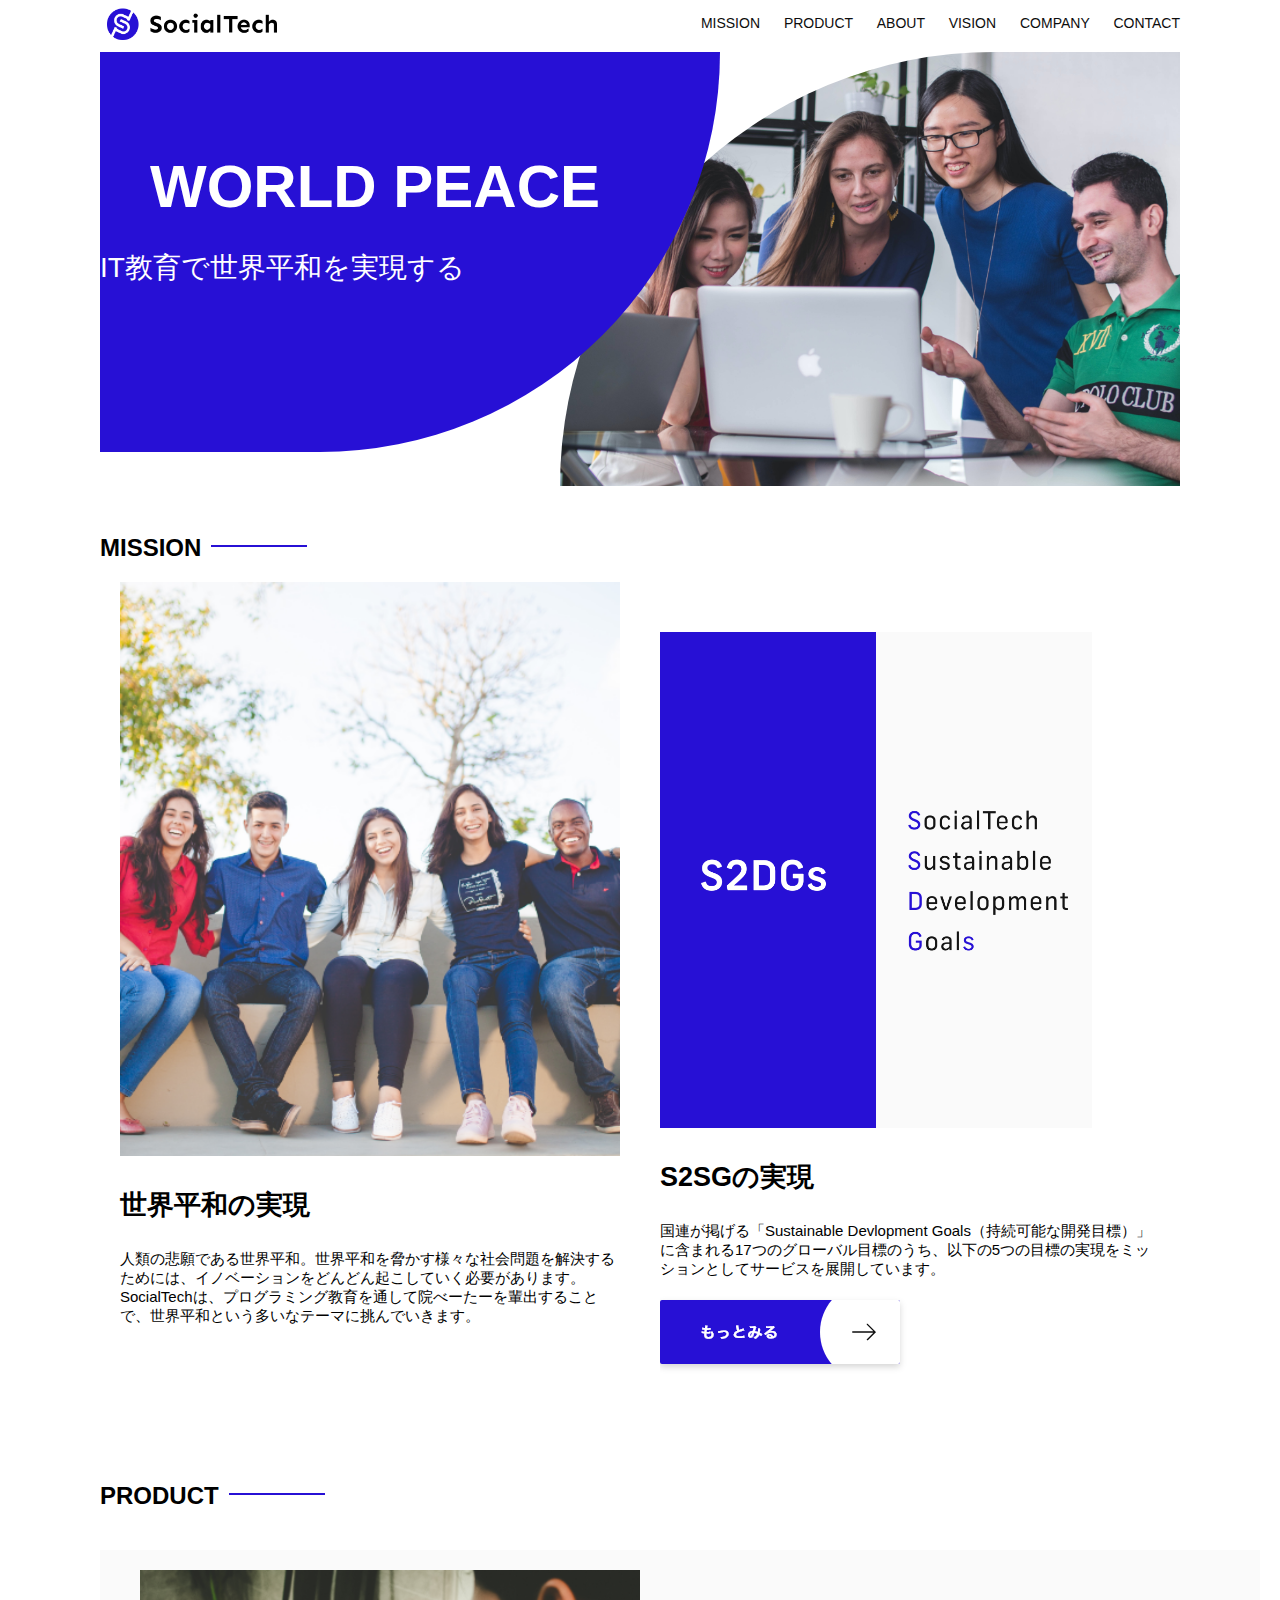
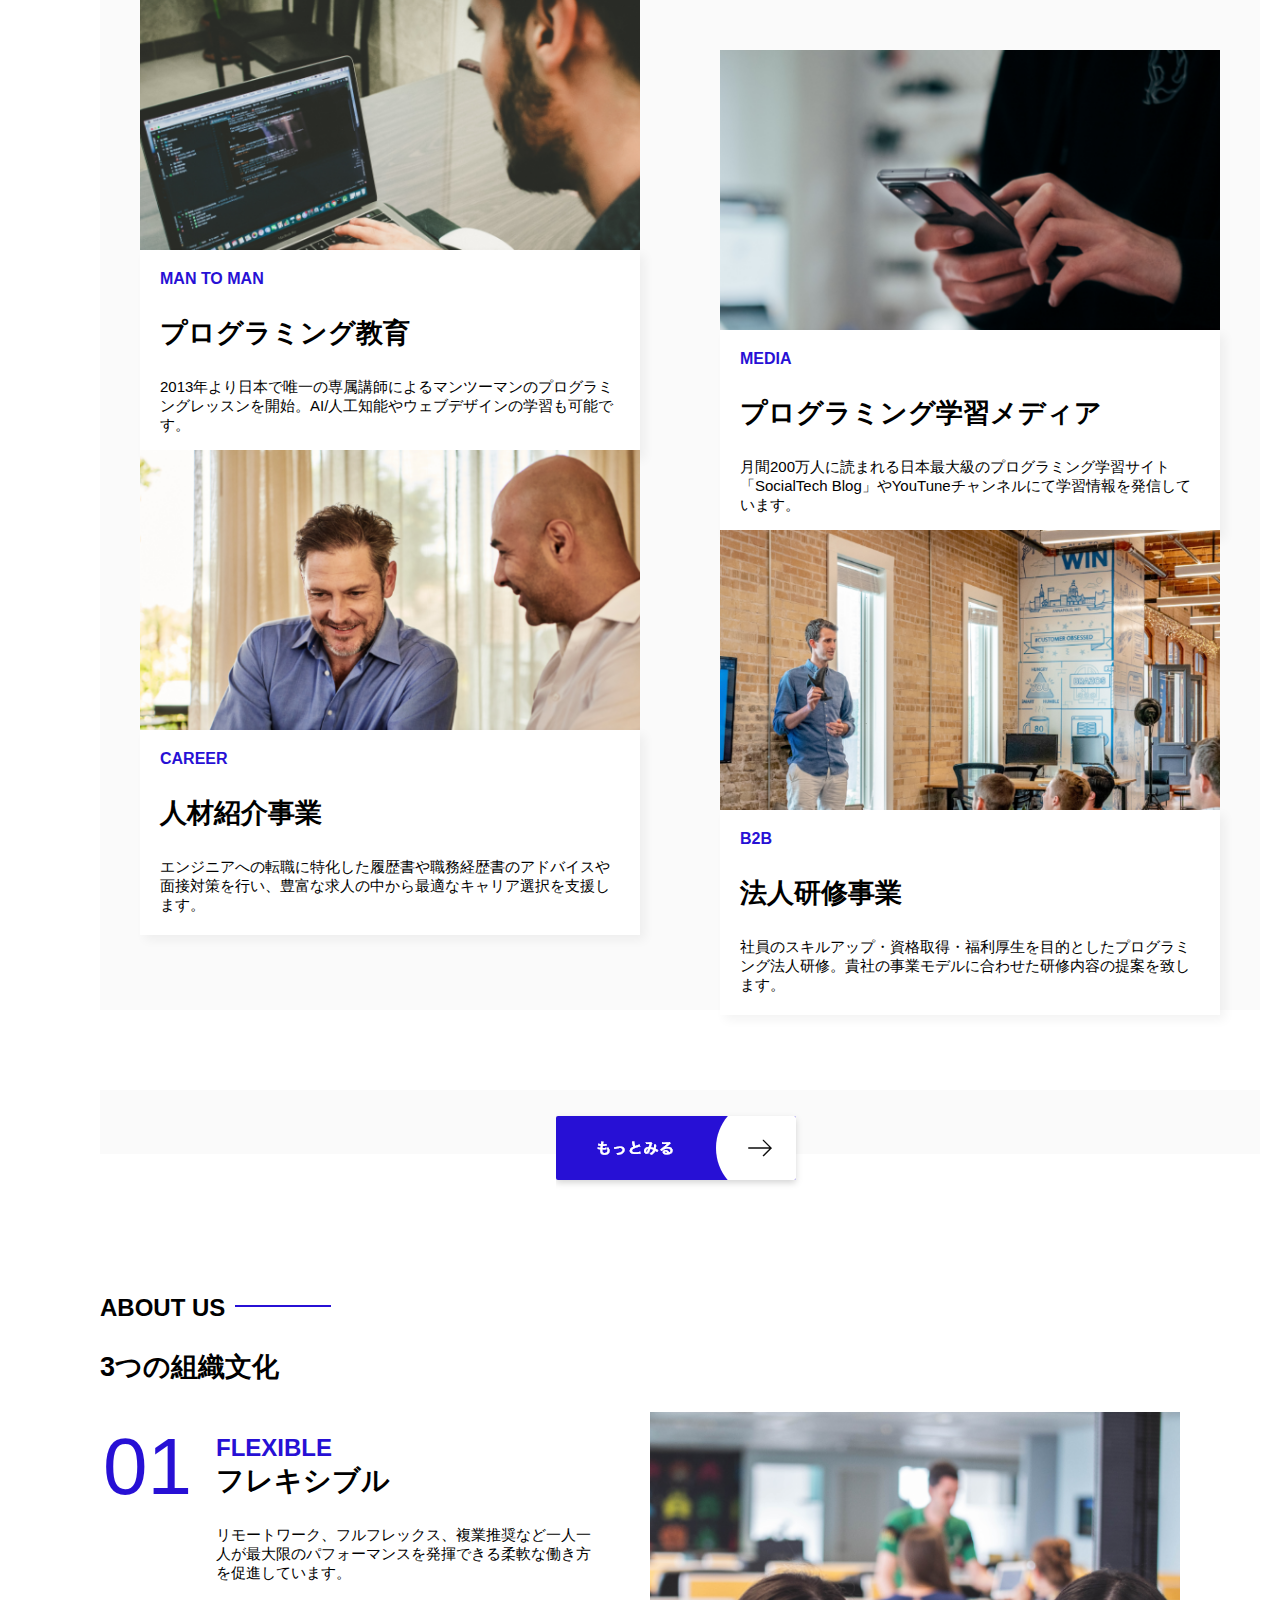
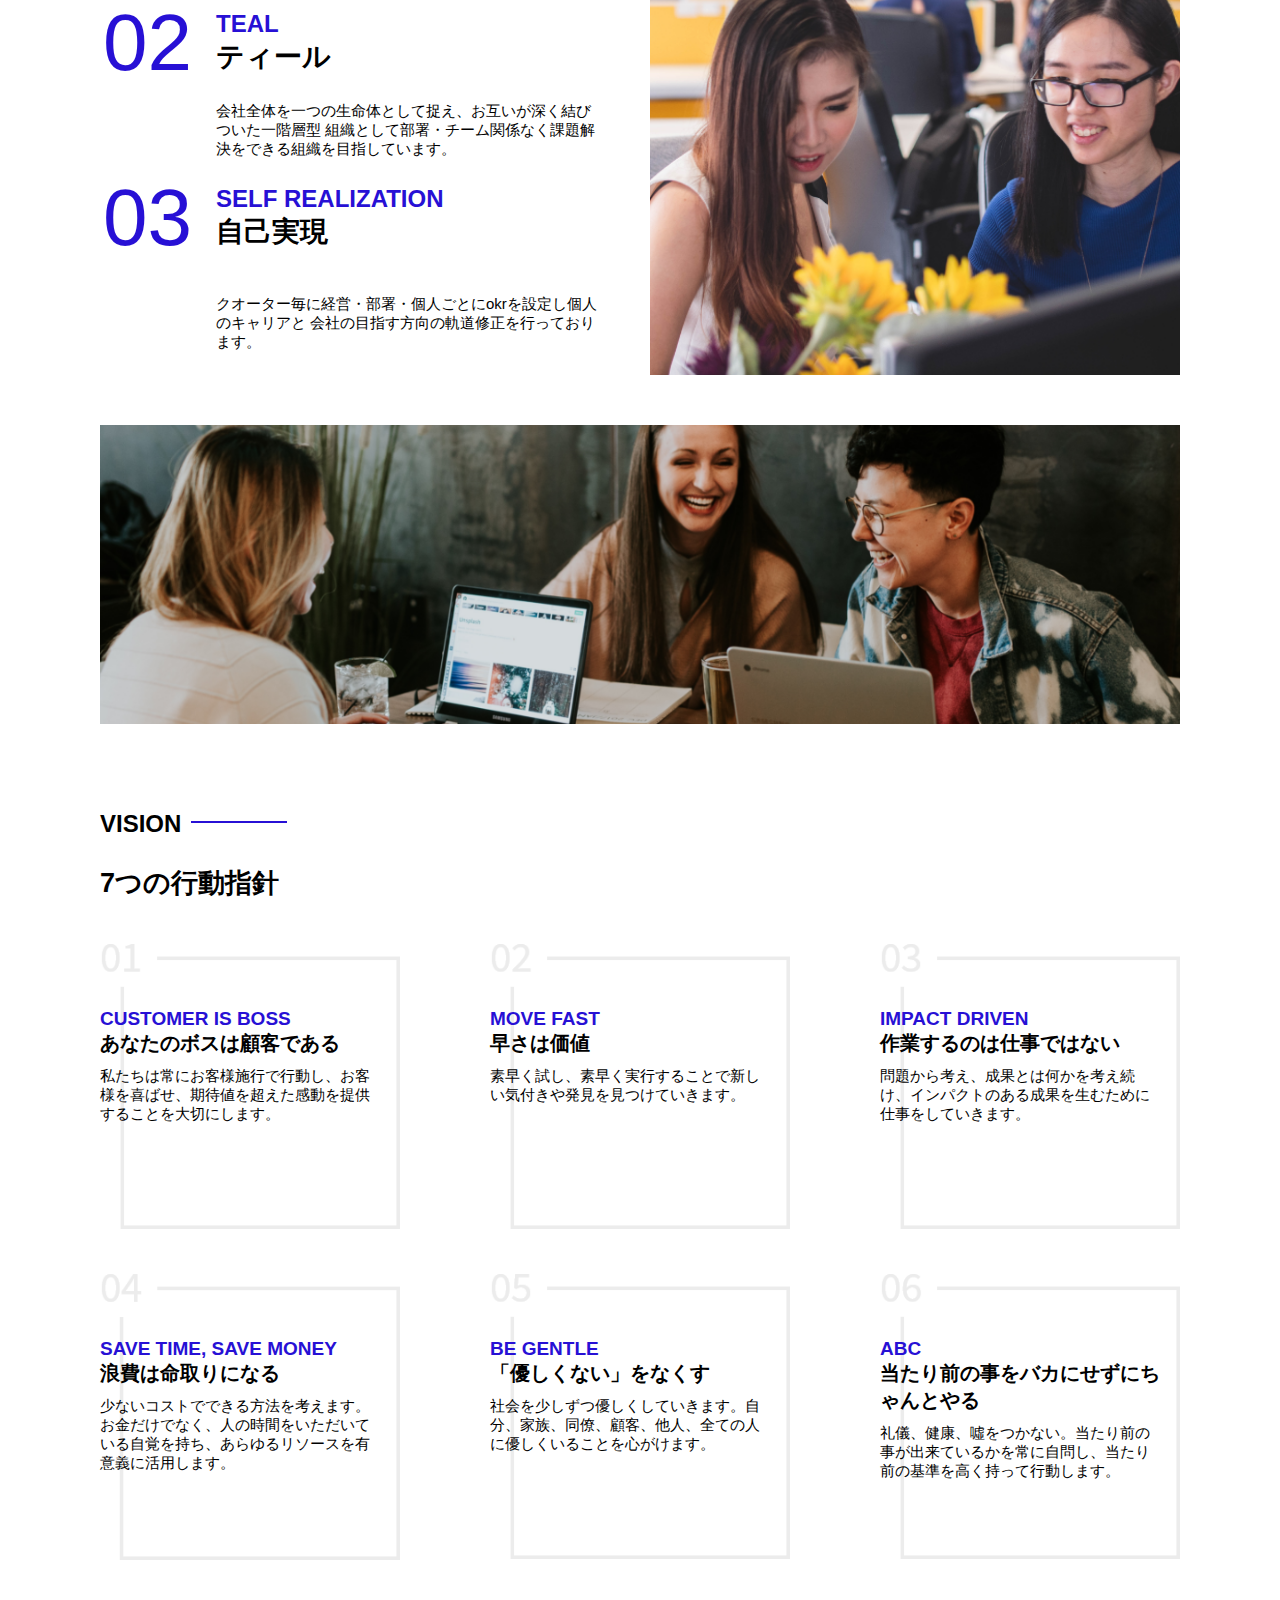
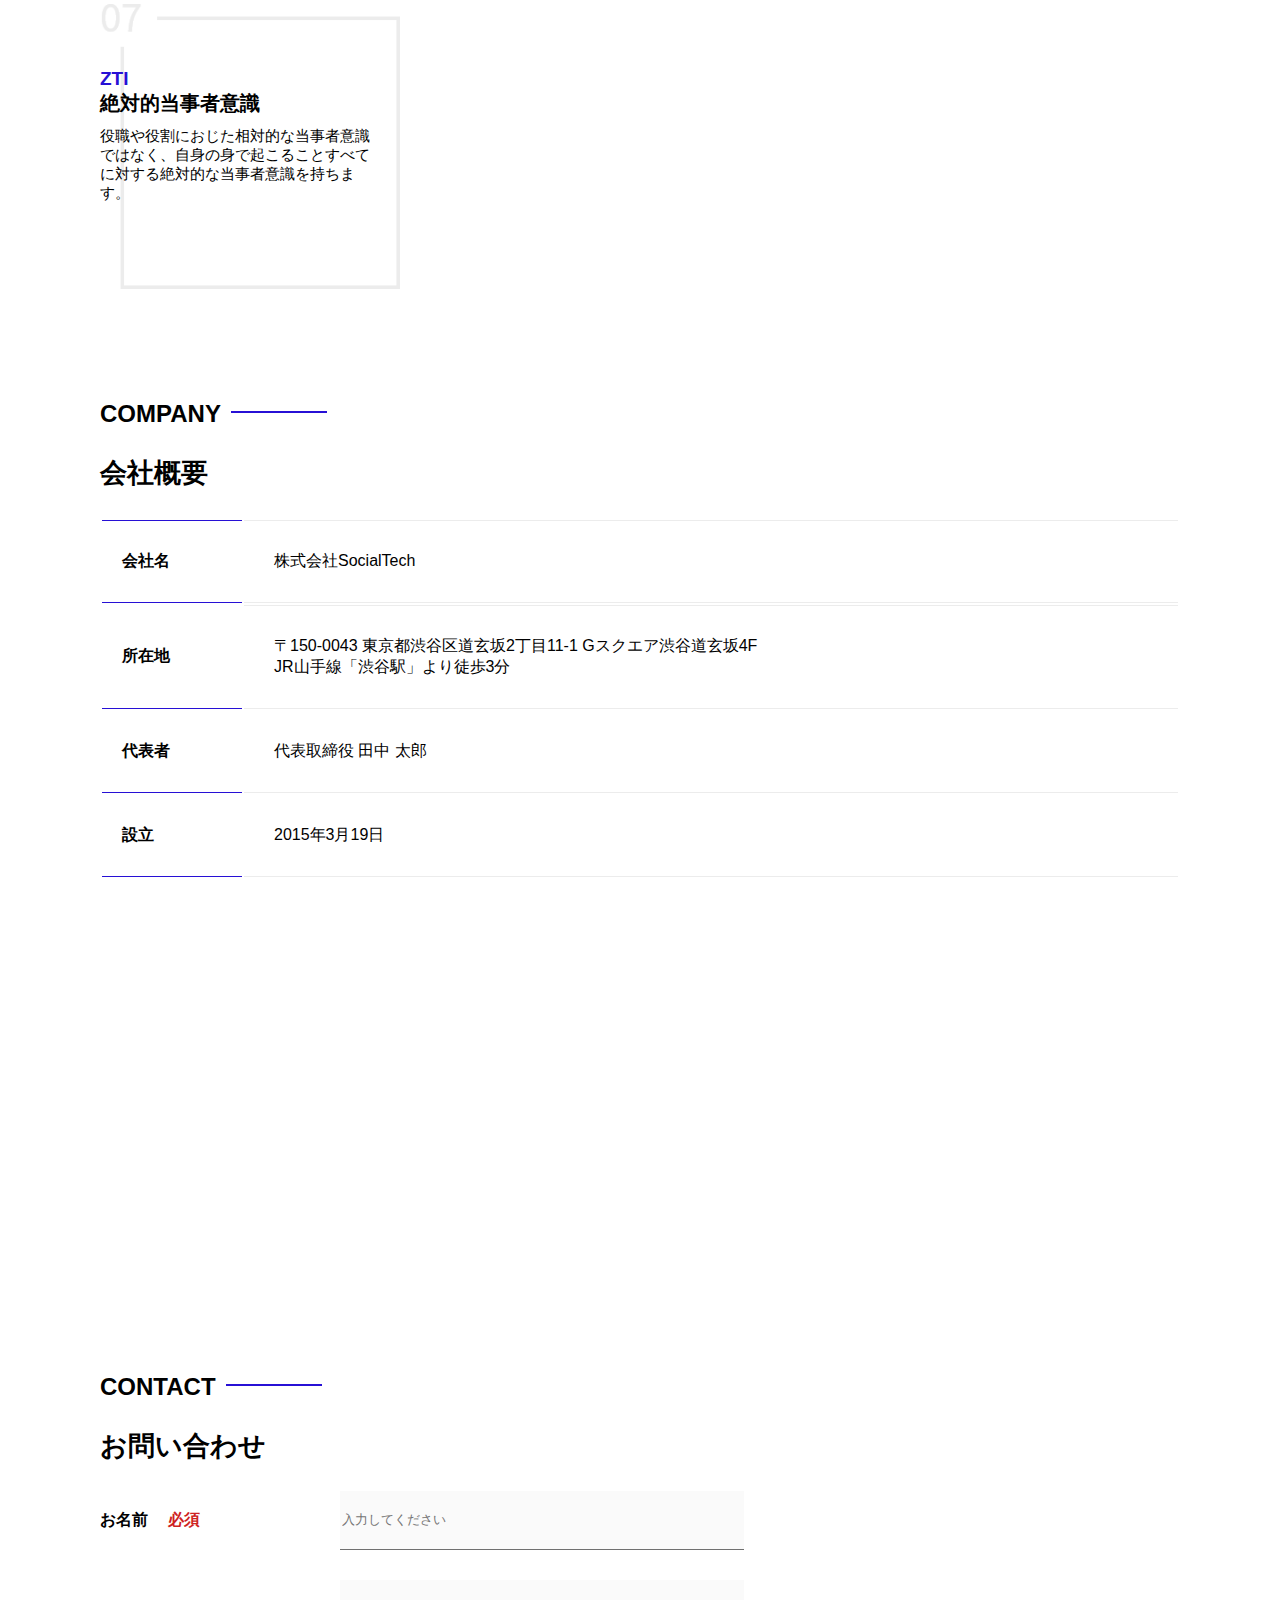
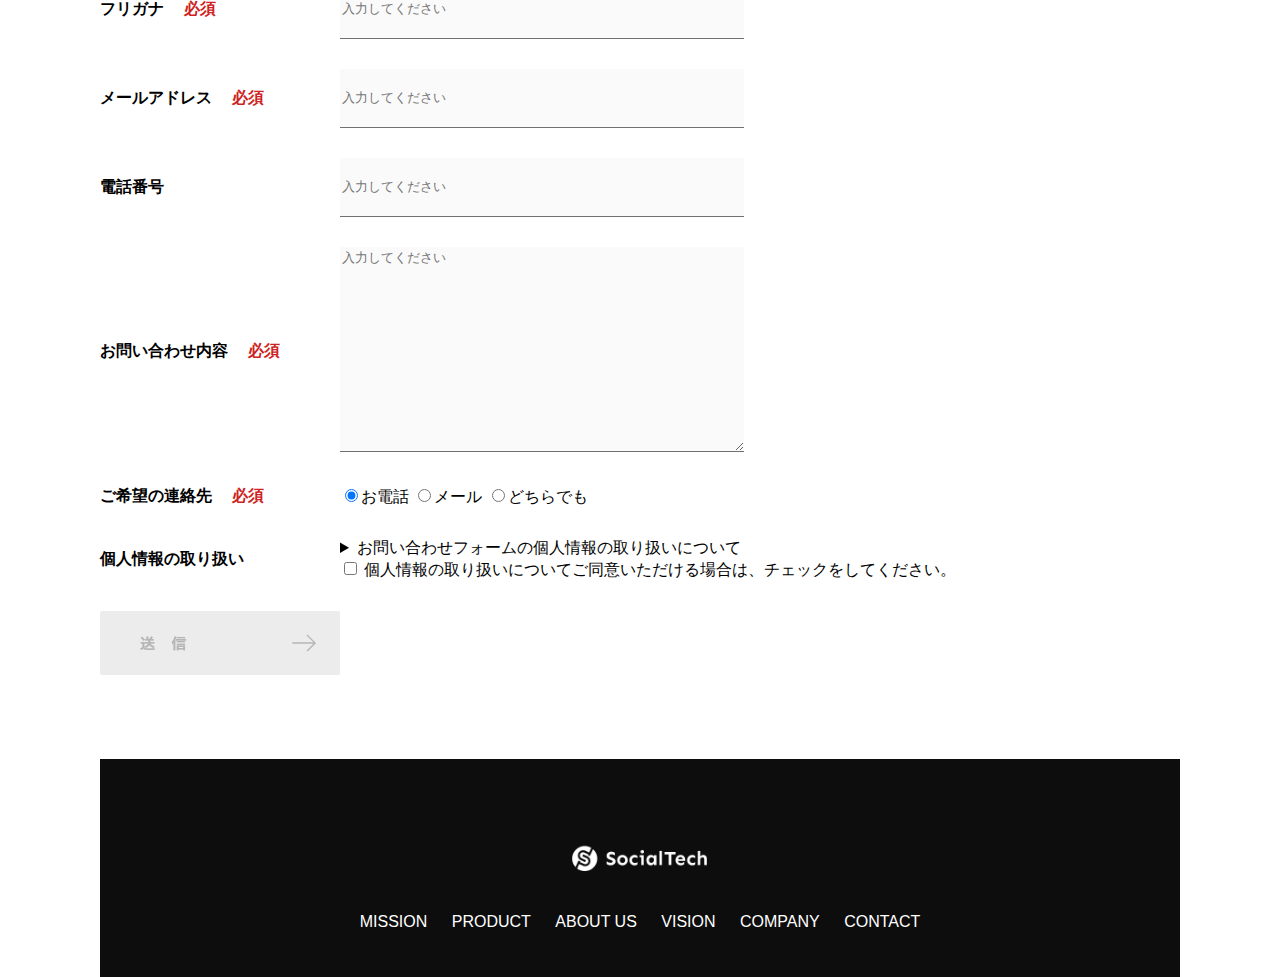
<file: index.html>
<!DOCTYPE html>
<html>
<head>
  <title>SocialTech</title>
  <meta charset="utf-8">
  <meta name="description" content="SocialTechはEdTech業界のリーディングカンパニーを目指します">
  <meta name="viewport" content="width=device-width, initial-scale=1.0">
  <link rel="stylesheet" href="style.css">
</head>
<body>
    <!-- ヘッダー -->
    <header>
      <!-- ロゴ -->
      <a href="index.html" id="logo"><img src="images/logo.png" alt="トップページに戻る"></a>

      <!-- PC用ナビゲーション -->
      <nav id="nav-pc">
        <a href="mission.html">MISSION</a>
        <a href="product.html">PRODUCT</a>
        <a href="index.html#aboutus">ABOUT</a>
        <a href="index.html#vision">VISION</a>
        <a href="index.html#company">COMPANY</a>
        <a href="index.html#contact">CONTACT</a>
      </nav>
      <!-- スマホ用メニューボタン -->
      <img id="menu-sp" src="images/button-menu.png" alt="ナビゲーションを開く" onclick="document.getElementById('nav-sp').style.display = 'block'">
      <!-- スマホ用ナビゲーション -->
      <nav id="nav-sp">
        <img id="close" src="images/button-close.png" alt="ナビゲーションを閉じる" onclick="document.getElementById('nav-sp').style.display = 'none'">
        <a id="logo-sp" href="index.html" onclick="document.getElementById('nav-sp').style.display = 'none'"><img
          src="images/logo-sp.png" alt="トップページに戻る"></a>
        <a class="menu" href="mission.html" onclick="document.getElementById('nav-sp').style.display = 'none'">MISSION</a>
        <a class="menu" href="product.html" onclick="document.getElementById('nav-sp').style.display = 'none'">PRODUCT</a>
        <a class="menu" href="index.html#aboutus" onclick="document.getElementById('nav-sp').style.display = 'none'">ABOUT
          US</a>
        <a class="menu" href="index.html#vision"
          onclick="document.getElementById('nav-sp').style.display = 'none'">VISION</a>
        <a class="menu" href="index.html#company"
        onclick="document.getElementById('nav-sp').style.display = 'none'">COMPANY</a>
        <a class="menu" href="index.html#contact"
          onclick="document.getElementById('nav-sp').style.display = 'none'">CONTACT</a>
        <div id="sns">
          <a href="https://www.facebook.com/sejuku2013"><img src="images/button-facebook.png" alt="Facebookのリンク"></a>
          <a href="https://twitter.com/samuraijuku"><img src="images/button-twitter.png" alt="Twitterのリンク"></a>
          <a href="https://www.youtube.com/channel/UCCFOQO5aDK0xXam4cUQXT8g"><img src="images/button-youtube.png" alt="YouTubeのリンク"></a>
      </nav>
    </header>
    <main>
      <article>
        <!-- メインビジュアル -->
        <section id="main-visual">
          <div id="main-message">
              <h1>WORLD PEACE</h1>
              <p>IT教育で世界平和を実現する</p>
          </div>
          <img src="images/index/index-main.png" alt="PCの周りに集まる多国籍の仲間たち">
        </section>
        <!--ミッション-->
        <section id="mission">
          <h2 class="index-h2">MISSION</h2>
          <div id="mission-flex">
            <div>
              <img id="mission-photo" src="images/index/index-mission.png" alt="屋外のベンチで写真を撮影する多国籍の仲間たち">
              <h3>世界平和の実現</h3>
              <p>
                人類の悲願である世界平和。世界平和を脅かす様々な社会問題を解決するためには、イノベーションをどんどん起こしていく必要があります。SocialTechは、プログラミング教育を通して院べーたーを輩出することで、世界平和という多いなテーマに挑んでいきます。
              </p>
            </div>
            <div>
              <img id="s2dgs" src="images/index/s2dgs.png" alt="S2DGs">
              <h3>S2SGの実現</h3>
              <p>国連が掲げる「Sustainable Devlopment Goals（持続可能な開発目標）」に含まれる17つのグローバル目標のうち、以下の5つの目標の実現をミッションとしてサービスを展開しています。</p>
              <a href="mission.html">
                <img src="images/button-more.png" alt="もっとみる">
              </a>
            </div>
          </div>
        </section>
        <!-- プロダクト -->
        <section id="product">
          <h2 class="index-h2">PRODUCT</h2>
          <div>
            <div id="product-left">
              <div>
                <img class="product-photo" src="images/index/index-mantoman.png" alt="PCでコードを書く男性">
                <div class="product-explain">
                  <span>MAN TO MAN</span>
                  <h3>プログラミング教育</h3>
                  <p>2013年より日本で唯一の専属講師によるマンツーマンのプログラミングレッスンを開始。AI/人工知能やウェブデザインの学習も可能です。</p>
                </div>
              </div>
              <div>
                <img class="product-photo" src="images/index/index-career.png" alt="笑顔で話し合う二人の男性">
                <div class="product-explain">
                  <span>CAREER</span>
                  <h3>人材紹介事業</h3>
                  <p>エンジニアへの転職に特化した履歴書や職務経歴書のアドバイスや面接対策を行い、豊富な求人の中から最適なキャリア選択を支援します。</p>
                </div>
              </div>
            </div>
            <div id="product-right"> 
              <div>
                <img class="product-photo" src="images/index/index-media.png" alt="スマ－トフォンを操作する人">
                 <div class="product-explain">
                  <span>MEDIA</span>
                  <h3>プログラミング学習メディア</h3>
                  <p>月間200万人に読まれる日本最大級のプログラミング学習サイト「SocialTech Blog」やYouTuneチャンネルにて学習情報を発信しています。</p>
                 </div>
              </div>
              <div>
                <img class="product-photo" src="images/index/index-b2b.png" alt="公演中の男性とそれを聞く人々">
                <div class="product-explain">
                  <span>B2B</span>
                  <h3>法人研修事業</h3>
                  <p>社員のスキルアップ・資格取得・福利厚生を目的としたプログラミング法人研修。貴社の事業モデルに合わせた研修内容の提案を致します。</p>
                </div>
              </div>
            </div>
          </div>
        <div>
          <a id="product-more" href="product.html">
            <img src="images/button-more.png" alt="もっとみる">
          </a>
        </div>
        </section>
        <!---ABOUT US-->
        <secrion id="aboutus">
          <h2 class="index-h2">ABOUT US</h2>
          <h3>3つの組織文化</h3>
          <div>
            <table class="culture-table">
              <tr>
                <td>
                  <span class="culture-num">01</span>
                </td>
                <td>
                  <span class="culture-en">FLEXIBLE</span>
                  <span class="culture-jp">フレキシブル</span>
                </td>
              </tr>
              <tr>
                <td>
                  <!--空のセル-->
                </td>
                <td>
                  <p class="culture-description">
                    リモートワーク、フルフレックス、複業推奨など一人一人が最大限のパフォーマンスを発揮できる柔軟な働き方を促進しています。
                  </p>
                </td>
              </tr>
              <tr>
                <td>
                  <span class="culture-num">02</span>
                </td>
                <td>
                  <span class="culture-en">TEAL</span>
                  <span class="culture-jp">ティール</span>
                </td>
              </tr>
              <tr>
                <td>
                  <!--空のセル-->
                </td>
                <td>
                  <p class="culture-description">
                    会社全体を一つの生命体として捉え、お互いが深く結びついた一階層型
                    組織として部署・チーム関係なく課題解決をできる組織を目指しています。
                  </p>
                </td>
              </tr>
              <tr>
                <td>
                  <span class="culture-num">03</span>
                </td>
                <td>
                  <span class="culture-en">SELF REALIZATION</span>
                  <span class="culture-jp">自己実現</span>
                </td>
              </tr>
              <tr>
                <td>
                  <!--空のセル-->
                </td>
                <td>
                  <p class="culture-desctiption">
                    クオーター毎に経営・部署・個人ごとにokrを設定し個人のキャリアと
                    会社の目指す方向の軌道修正を行っております。
                  </p>
                </td>
              </tr>
            </table>
            <img class="culture-img" src="images/index/index-aboutus1.png" alt="笑顔で話し合う2人の女性">
          </div>
          <img class="culture-img2" src="images/index/index-aboutus2.png" alt="笑顔で話し合う3人の男女">
        </secrion>
        <!--- VISION -->
        <section id="vision">
          <h2 class="index-h2">VISION</h2>
          <H3>7つの行動指針</H3>
          <div>
            <div class="vision-box">
              <img src="images/index/vision-01.png" alt="01">
              <span>
                <h4>CUSTOMER IS BOSS</h4>
                <H5>あなたのボスは顧客である</H5>
                <p>私たちは常にお客様施行で行動し、お客様を喜ばせ、期待値を超えた感動を提供することを大切にします。</p>
              </span>
            </div>
            <div class="vision-box">
              <img src="images/index/vision-02.png" alt="02">
              <span>
                <h4>MOVE FAST</h4>
                <H5>早さは価値</H5>
                <p>素早く試し、素早く実行することで新しい気付きや発見を見つけていきます。</p>
              </span>
            </div>
            <div class="vision-box">
              <img src="images/index/vision-03.png" alt="03">
              <span>
                <h4>IMPACT DRIVEN</h4>
                <H5>作業するのは仕事ではない</H5>
                <p>問題から考え、成果とは何かを考え続け、インパクトのある成果を生むために仕事をしていきます。</p>
              </span>
            </div>
            <div class="vision-box">
              <img src="images/index/vision-04.png" alt="04">
              <span>
                <h4>SAVE TIME, SAVE MONEY</h4>
                <H5>浪費は命取りになる</H5>
                <p>少ないコストでできる方法を考えます。お金だけでなく、人の時間をいただいている自覚を持ち、あらゆるリソースを有意義に活用します。</p>
              </span>
            </div>
            <div class="vision-box">
              <img src="images/index/vision-05.png" alt="05">
              <span>
                <h4>BE GENTLE</h4>
                <H5>「優しくない」をなくす</H5>
                <p>社会を少しずつ優しくしていきます。自分、家族、同僚、顧客、他人、全ての人に優しくいることを心がけます。</p>
              </span>
            </div>
            <div class="vision-box">
              <img src="images/index/vision-06.png" alt="06">
              <span>
                <h4>ABC</h4>
                <H5>当たり前の事をバカにせずにちゃんとやる</H5>
                <p>礼儀、健康、噓をつかない。当たり前の事が出来ているかを常に自問し、当たり前の基準を高く持って行動します。</p>
              </span>
            </div>
            <div class="vision-box">
              <img src="images/index/vision-07.png" alt="07">
              <span>
                <h4>ZTI</h4>
                <H5>絶対的当事者意識</H5>
                <p>役職や役割におじた相対的な当事者意識ではなく、自身の身で起こることすべてに対する絶対的な当事者意識を持ちます。</p>
              </span>
            </div>
          </div>
        </section>
        <!-- COMPANY -->
        <section id="company">
          <h2 class="index-h2">COMPANY</h2>
          <h3>会社概要</h3>
          <table id="company-table">
            <tr>
              <th class="tableheader-first">会社名</th>
              <td class="cell-first">株式会社SocialTech</td>
            </tr>
            <tr>
              <th class="tableheader">所在地</th>
              <td class="cell-first">〒150-0043 東京都渋谷区道玄坂2丁目11-1 Gスクエア渋谷道玄坂4F<br>JR山手線「渋谷駅」より徒歩3分</td>
            </tr>
            <tr>
              <th class="tableheader">代表者</th>
              <td class="cell">代表取締役 田中 太郎</td>
            </tr>
            <tr>
              <th class="tableheader">設立</th>
              <td class="cell">2015年3月19日</td>
            </tr>
          </table>
          <iframe
            src="https://www.google.com/maps/embed?pb=!1m18!1m12!1m3!1d12967.10457390172!2d139.68743593233617!3d35.65788658319394!2m3!1f0!2f0!3f0!3m2!1i1024!2i768!4f13.1!3m3!1m2!1s0x60188b55ffeee63f%3A0x73330361de4fb84f!2z44CSMTUwLTAwNDMg5p2x5Lqs6YO95riL6LC35Yy66YGT546E5Z2C77yS5LiB55uu77yR77yR4oiSMSBHIDRm!5e0!3m2!1sja!2sjp!4v1668601406668!5m2!1sja!2sjp"
            style="border:0;" allowfullscreen="" loading="lazy">
            </iframe>
        </section>
        <!-- お問い合わせフォーム -->
        <section id="contact">
          <h2 class="index-h2">CONTACT</h2>
          <h3>お問い合わせ</h3>
          <!-- STATIC FORMSのフォームタグ -->
          <form action="https://api.staticforms.xyz/submit" method="post">
            <input type="text" name="honeypot" style="display:none">
            <!-- STATiC FORMSのアクセスキー -->
            <input type="hidden" name="accessKey" value="4b7a54a9-c8d2-42c6-8374-bd01565e44ab">
            <!-- メールのタイトル -->
            <input type="hidden" name="subject" value="お問い合わせフォーム" />
            <!--送信先のメールアドレスをvalueに設定する-->
            <input type="hidden" name="replyTo" value="〇〇〇@△△△.com">
            <!--redirectToのURLは公開後のURLへリンクする-->
            <input type="hidden" name="redirectTo" value="">
            <div>
              <div class="contact-heading">
                <label class="contact-label">お名前<span class="contact-span">必須</span></label>
              </div>
              <div class="contact-form">
                <input type="text" name="name" placeholder="入力してください" class="contact-textbox">
              </div>
            </div>
            <div>
              <div class="contact-heading">
                <label class="contact-label">フリガナ<span class="contact-span">必須</span></label>
              </div>
              <div>
                <input type="text" name="hurigana" placeholder="入力してください" class="contact-textbox">
              </div>
            </div>
            <div>
              <div class="contact-heading">
                <label class="contact-label">メールアドレス<span class="contact-span">必須</span></label>
              </div>
              <div>
                <input type="text" name="email" placeholder="入力してください" class="contact-textbox">
              </div>
            </div>
            <div>
              <div class="contact-heading">
                <label class="contact-label">電話番号</label>
              </div>
              <div>
                <input type="text" name="tel" placeholder="入力してください" class="contact-textbox">
              </div>
            </div>
            <div>
              <div class="contact-heading">
                <label class="contact-label">お問い合わせ内容<span class="contact-span">必須</span></label>
              </div>
              <div>
                <textarea class="contact-textarea" placeholder="入力してください" name="message"></textarea>
              </div>
            </div>
            <div>
              <div class="contact-heading">
                <label class="contact-label">ご希望の連絡先<span class="contact-span">必須</span></label>
              </div>
              <div>
                <input class="radiobutton" type="radio" value="tel" name="contact" checked><label>お電話</label>
                <input class="radiobutton" type="radio" value="mail" name="contact"><label>メール</label>
                <input class="radiobutton" type="radio" value="both" name="contact"><label>どちらでも</label>
              </div>
            </div>
            <div>
              <div class="contact-heading">
                <label class="contact-label">個人情報の取り扱い</label>
              </div>
              <div>
                <details>
                  <summary>お問い合わせフォームの個人情報の取り扱いについて</summary>
                  <div>
                    <span>１. 組織の名称又は氏名</span><br>
                    株式会社SocialTech<br><br>
                    <span>２. 個人情報保護管理者（若しくはその代理人）の氏名又は職名、所属および連絡先
                      鈴木 一郎 コーポレート部</span><br>
                    メールアドレス：support@socialtech.net<br>
                    TEL：03-xxxx-xxxx<br>
                    <span>３. 個人情報の利用目的</span><br>
                    ・本サービスおよび本サービスに関連する情報の手協またはそれらに関する連絡のため<br>
                    ・ユーザーの本人確認のため<br>
                    ・当社サービスのご案内のため<br>
                    ・当社の商品などの広告又は宣伝（電子メールによるものを含むものとします。）<br><br>
                    <span>４. 個人情報の取り扱い業務の委託</span><br>
                    個人情報の取り扱い業務の全部または一部を外部に業務委託する場合があります。<br>
                    その際、弊社は、個人情報を適切に保護できる管理体制を敷き実行していることを条件として<br>
                    委託先を厳選した家で、機密保持契約を委託先と締結し、お局様の個人情報を厳密に管理させます。<br><br>
                    <span>５．個人情報の開示等の請求</span><br>
                   お客様は、弊社に対してご自身の個人情報の開示等（利用目的の通知、開示、内容の訂正・追加・削除、利用の停止または消去、第三者への提供の停止）に関して、当社問合わせ窓口に申し出ることができます。<br>
                   その際、弊社はお客様ご本人を確認させていただいたうえで、合理的な期間内に対応いたします。<br><br>
                   なお、個人情報に関する弊社問合わせ先は、次の通りです。<br><br>
                   株式会社SocialTech　個人情報問合せ窓口<br>
                   〒150-0043　東京都渋谷区道玄坂2丁目11-1 Ｇスクエア渋谷道玄坂 4F<br>
                   メールアドレス：support@socialtech.net　TEL：03-xxxx-xxxx<br><br>
                   <span>６．個人情報を提供されることの任意性について</span><br><br>
                   お客様がご自身の個人情報を弊社に提供されるか否かは、お客様のご判断によりますが、もしご提供されない場合には、適切なサービスが提供できない場合がありますので予めご了承ください。
                 </div>
                </details>
                <input type="checkbox" name="agree">
                <span>個人情報の取り扱いについてご同意いただける場合は、チェックをしてください。</span>
              </div>
            </div>
            <input type="image" value="Submit" src="images/button-submit.png" alt="送信する">
          </form>
        </section>
      </article>
      <footer>
        <div id="footer-logo">
          <img src="images/logo-sp.png" alt="SocialTech">
        </div>
        <div id="footer-link">
          <a href="mission.html">MISSION</a>
          <a href="product.html">PRODUCT</a>
          <a href="index.html#aboutus">ABOUT US</a>
          <a href="index.html#vision">VISION</a>
          <a href="index.html#company">COMPANY</a>
          <a href="index.html#contact">CONTACT</a>
        </div>
        <div id="sns-footer">
          <a href="https://www.facebook.com/sejuku2013"><img src="images/button-facebook.png" alt="Facebookのリンク"></a>
          <a href="https://twitter.com/samuraijuku"><img src="images/button-twitter.png" alt="Twitterのリンク"></a>
          <a href="https://www.youtube.com/channel/UCCFOQO5aDxXam4cUQXT8g"><img src="images/button-youtube.png" alt="YouTubeのリンク"></a>
          <span id="copyright">&copy;2021 SocialTech, Inc. All Rights Reserved. </span>
        </div>
      </footer>
    </main>
</body>

</html>
</file>
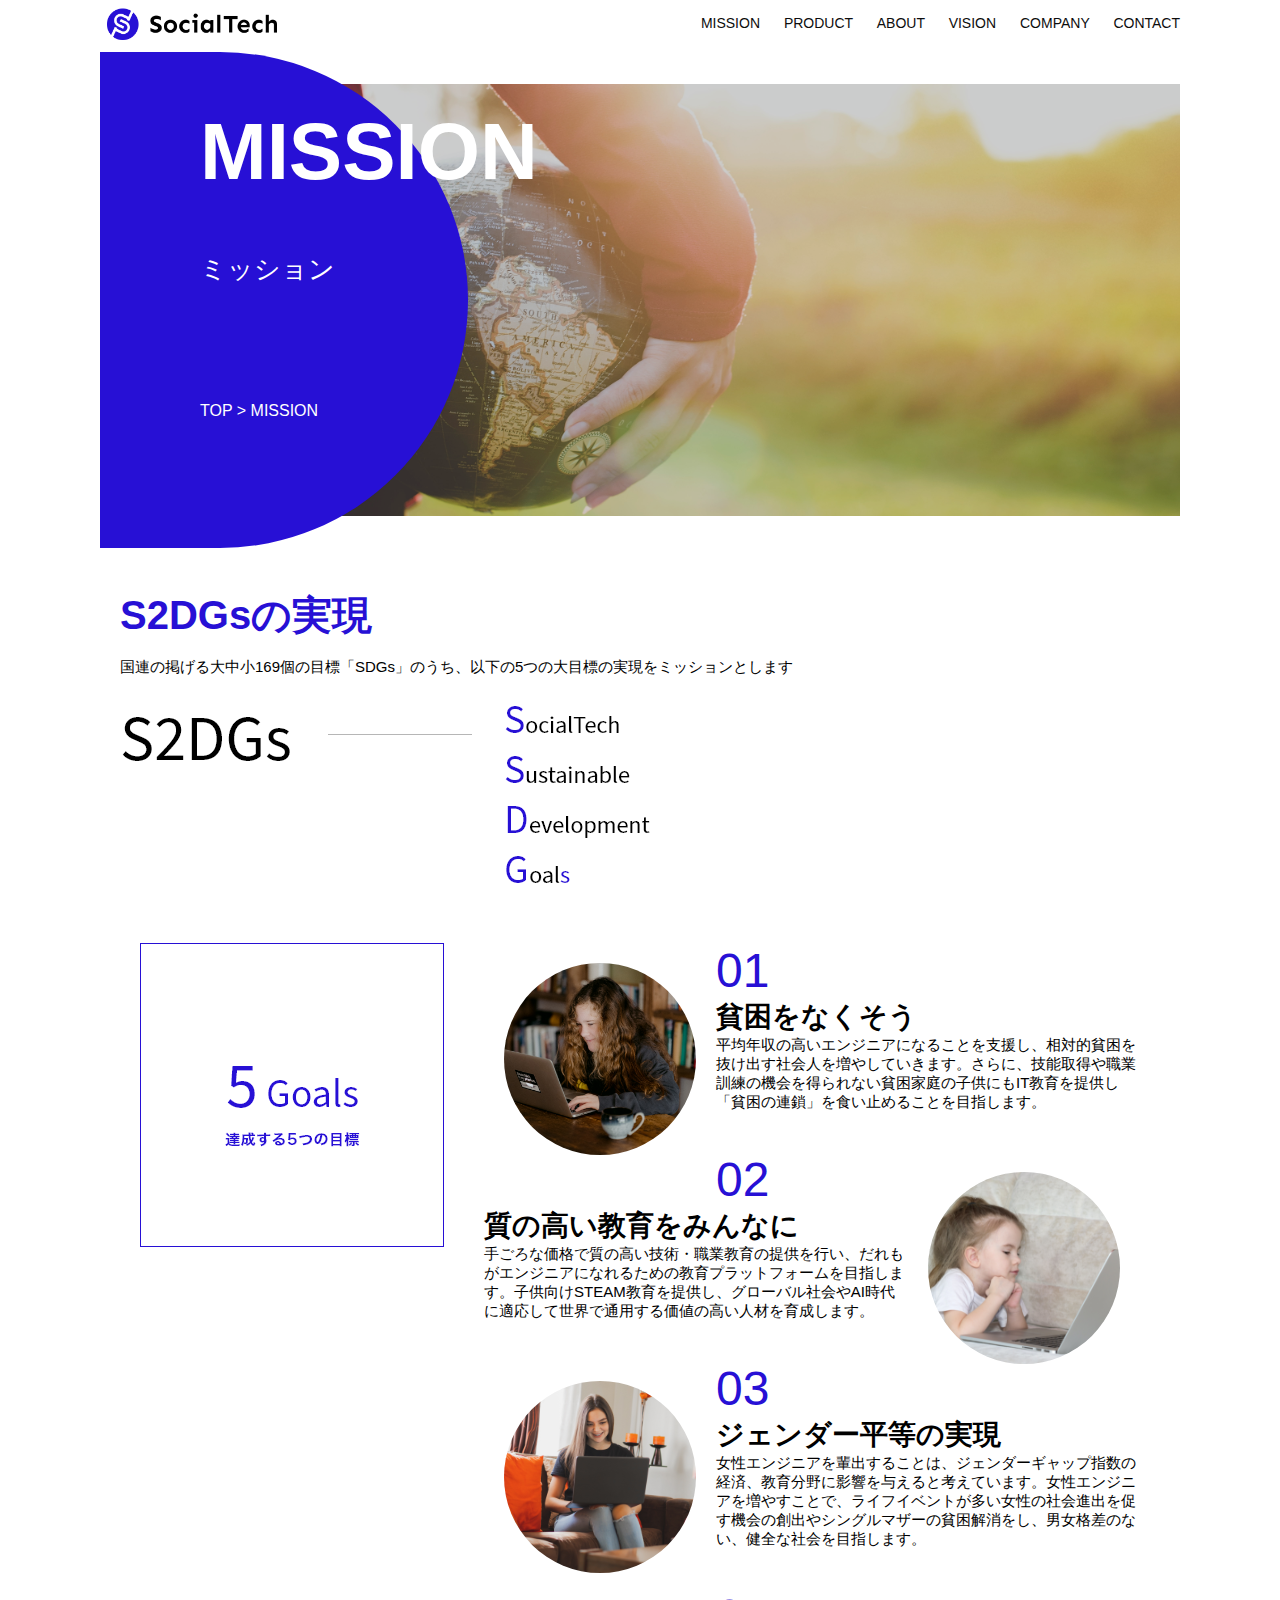
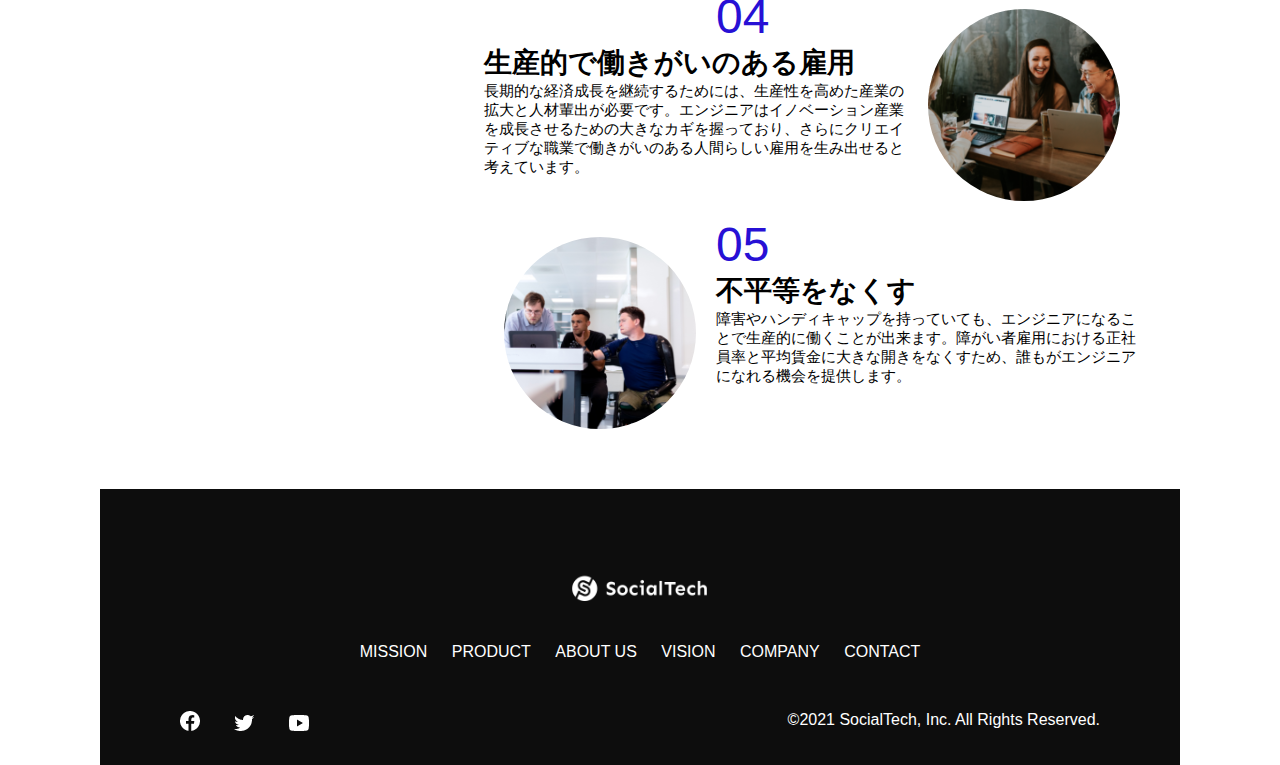
<file: mission.html>
<!DOCTYPE html>
<html>
<head>
  <title>SocialTech - MISSION ミッション -</title>
  <meta charset="utf-8">
  <meta name="description" content="SocialTechが目指す5つの目標（S2DGs）を紹介します">
  <meta name="viewport" content="width=device-width, initial-scale=1.0">
  <link rel="stylesheet" href="style.css">
</head>

<body>
    <!-- ヘッダー -->
    <header>
      <!-- ロゴ -->
      <a href="index.html" id="logo"><img src="images/logo.png" alt="トップページに戻る"></a>

      <!-- PC用ナビゲーション -->
      <nav id="nav-pc">
        <a href="mission.html">MISSION</a>
        <a href="product.html">PRODUCT</a>
        <a href="index.html#aboutus">ABOUT</a>
        <a href="index.html#vision">VISION</a>
        <a href="index.html#company">COMPANY</a>
        <a href="index.html#contact">CONTACT</a>
      </nav>

      <!-- スマホ用メニューボタン -->
      <img id="menu-sp" src="images/button-menu.png" alt="ナビゲーションを開く" onclick="document.getElementById('nav-sp').style.display = 'block'">
      
      <!-- スマホ用ナビゲーション -->
      <nav id="nav-sp">
        <img id="close" src="images/button-close.png" alt="ナビゲーションを閉じる" onclick="document.getElementById('nav-sp').style.display = 'none'">
        <a id="logo-sp" href="index.html" onclick="document.getElementById('nav-sp').style.display = 'none'"><img
          src="images/logo-sp.png" alt="トップページに戻る"></a>
        <a class="menu" href="mission.html" onclick="document.getElementById('nav-sp').style.display = 'none'">MISSION</a>
        <a class="menu" href="product.html" onclick="document.getElementById('nav-sp').style.display = 'none'">PRODUCT</a>
        <a class="menu" href="index.html#aboutus" onclick="document.getElementById('nav-sp').style.display = 'none'">ABOUT
          US</a>
        <a class="menu" href="index.html#vision"
          onclick="document.getElementById('nav-sp').style.display = 'none'">VISION</a>
        <a class="menu" href="index.html#company"
        onclick="document.getElementById('nav-sp').style.display = 'none'">COMPANY</a>
        <a class="menu" href="index.html#contact"
          onclick="document.getElementById('nav-sp').style.display = 'none'">CONTACT</a>
        <div id="sns">
          <a href="https://www.facebook.com/sejuku2013"><img src="images/button-facebook.png" alt="Facebookのリンク"></a>
          <a href="https://twitter.com/samuraijuku"><img src="images/button-twitter.png" alt="Twitterのリンク"></a>
          <a href="https://www.youtube.com/channel/UCCFOQO5aDK0xXam4cUQXT8g"><img src="images/button-youtube.png" alt="YouTubeのリンク"></a>
      </nav>
    </header>
    <main>
      <article>
        <section id="mission-main">
          <div id="mission-title">
            <h1>MISSION</h1>
            <span>ミッション</span>
            <div>TOP > MISSION</div>
          </div>
        </section>
        <section id="mission-s2dgs">
          <h2 class="mission-h2">S2DGsの実現</h2>
          <p>国連の掲げる大中小169個の目標「SDGs」のうち、以下の5つの大目標の実現をミッションとします</p>
          <img src="images/mission/mission-s2dgs.png" alt="S2DGs">
        </section>
        <section id="mission-5goals">
          <div>
            <img id="s2dgs-image" src="images/mission/mission-5goals.png" alt="5goals">
          </div>
          <div>
            <div>
              <img class="fivegoals-image-left" src="images/mission/mission-5goals01.png" alt="PCを操作する女の子">
              <span class="fivegoals-number">01</span>
              <h3 class="fivegoals-h3">貧困をなくそう</h3>
              <p class="fivegoals-p">
                平均年収の高いエンジニアになることを支援し、相対的貧困を抜け出す社会人を増やしていきます。さらに、技能取得や職業訓練の機会を得られない貧困家庭の子供にもIT教育を提供し「貧困の連鎖」を食い止めることを目指します。
              </p>
            </div>
            
            <div>
              <img class="fivegoals-image-right" src="images/mission/mission-5goals02.png" alt="PCを見つめる小さい女の子">
              <span class="fivegoals-number">02</span>
              <h3 class="fivegoals-h3">質の高い教育をみんなに</h3>
              <p class="fivegoals-p">
                手ごろな価格で質の高い技術・職業教育の提供を行い、だれもがエンジニアになれるための教育プラットフォームを目指します。子供向けSTEAM教育を提供し、グローバル社会やAI時代に適応して世界で通用する価値の高い人材を育成します。
              </p>
            </div>

            <div>
              <img class="fivegoals-image-left" src="images/mission/mission-5goals03.png" alt="PCを操作する女の子">
              <span class="fivegoals-number">03</span>
              <h3 class="fivegoals-h3">ジェンダー平等の実現</h3>
              <p class="fivegoals-p">
                女性エンジニアを輩出することは、ジェンダーギャップ指数の経済、教育分野に影響を与えると考えています。女性エンジニアを増やすことで、ライフイベントが多い女性の社会進出を促す機会の創出やシングルマザーの貧困解消をし、男女格差のない、健全な社会を目指します。
              </p>
            </div>

            <div>
              <img class="fivegoals-image-right" src="images/mission/mission-5goals04.png" alt="笑顔で話し合う3人の男女">
              <span class="fivegoals-number">04</span>
              <h3 class="fivegoals-h3">生産的で働きがいのある雇用</h3>
              <p class="fivegoals-p">
                長期的な経済成長を継続するためには、生産性を高めた産業の拡大と人材輩出が必要です。エンジニアはイノベーション産業を成長させるための大きなカギを握っており、さらにクリエイティブな職業で働きがいのある人間らしい雇用を生み出せると考えています。
              </p>
            </div>

            <div>
              <img class="fivegoals-image-left" src="images/mission/mission-5goals05.png" alt="障害を持つ男性が生き生きと働く様子">
              <span class="fivegoals-number">05</span>
              <h3 class="fivegoals-h3">不平等をなくす</h3>
              <p class="fivegoals-p">
                障害やハンディキャップを持っていても、エンジニアになることで生産的に働くことが出来ます。障がい者雇用における正社員率と平均賃金に大きな開きをなくすため、誰もがエンジニアになれる機会を提供します。
              </p>
            </div>
          </div>
        </section>
      </article>
      <footer>
        <div id="footer-logo">
          <img src="images/logo-sp.png" alt="SocialTech">
        </div>
        <div id="footer-link">
          <a href="mission.html">MISSION</a>
          <a href="product.html">PRODUCT</a>
          <a href="index.html#aboutus">ABOUT US</a>
          <a href="index.html#vision">VISION</a>
          <a href="index.html#company">COMPANY</a>
          <a href="index.html#contact">CONTACT</a>
        </div>
        <div id="sns-footer">
          <a href="https://www.facebook.com/sejuku2013"><img src="images/button-facebook.png" alt="Facebookのリンク"></a>
          <a href="https://twitter.com/samuraijuku"><img src="images/button-twitter.png" alt="Twitterのリンク"></a>
          <a href="https://www.youtube.com/channel/UCCFOQO5aDxXam4cUQXT8g"><img src="images/button-youtube.png" alt="YouTubeのリンク"></a>
          <span id="copyright">&copy;2021 SocialTech, Inc. All Rights Reserved. </span>
        </div>
      </footer>
    </main>
</body>

</html>
</file>
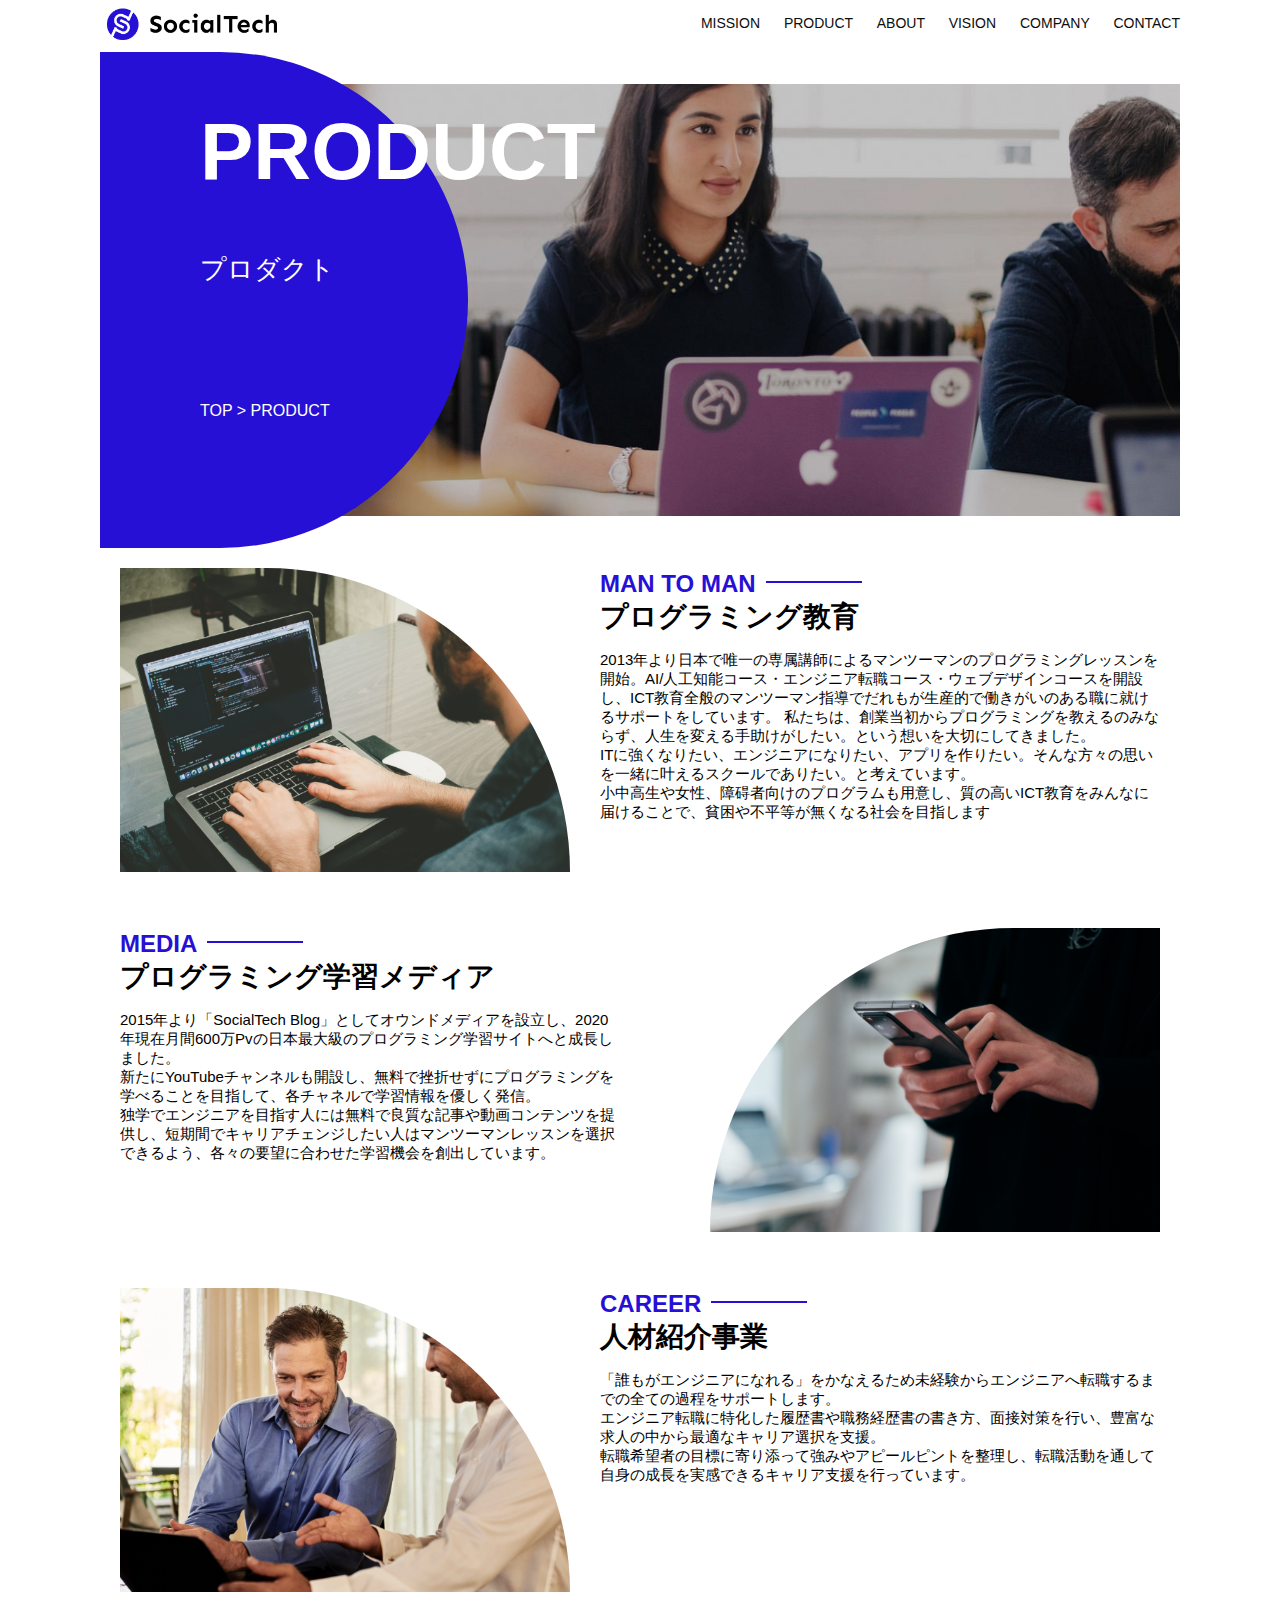
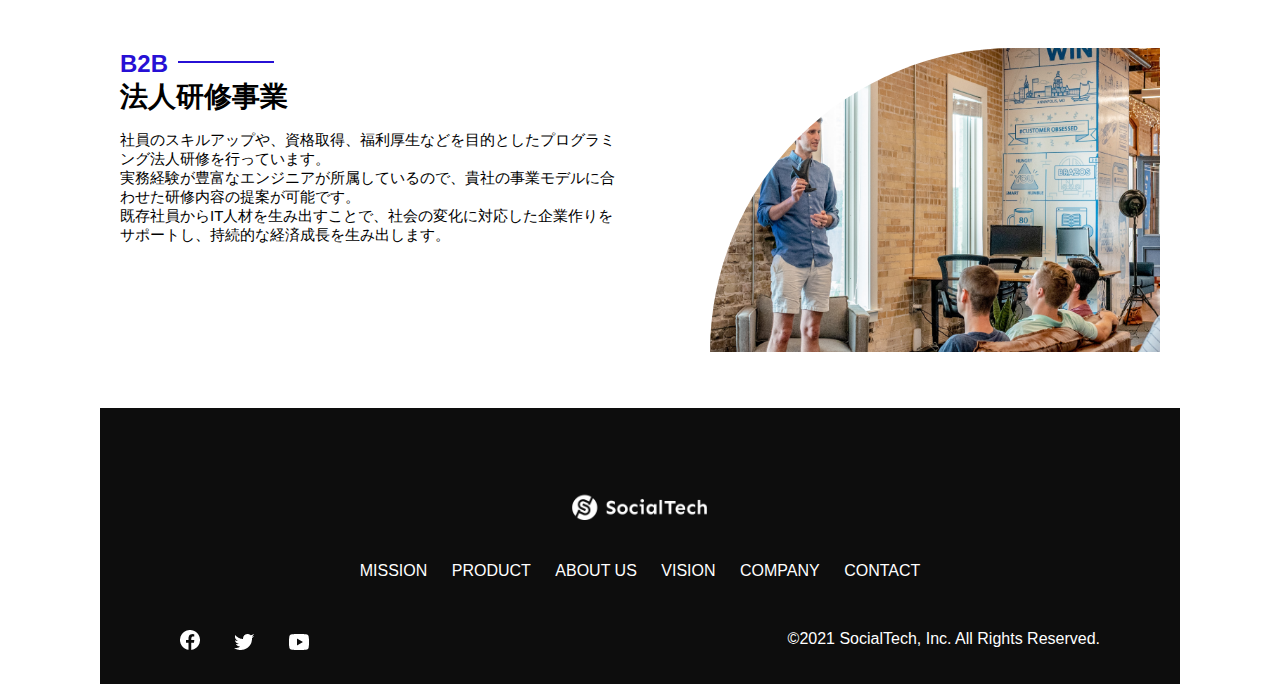
<file: product.html>
<!DOCTYPE html>
<html>
<head>
  <title>SocialTech -PRODUCT プロダクト-</title>
  <meta charset="utf-8">
  <meta name="description" content="SocialTechの4つのプロダクトを紹介します">
  <meta name="viewport" content="width=device-width, initial-scale=1.0">
  <link rel="stylesheet" href="style.css">
</head>
<body>
    <!-- ヘッダー -->
    <header>
      <!-- ロゴ -->
      <a href="index.html" id="logo"><img src="images/logo.png" alt="トップページに戻る"></a>

      <!-- PC用ナビゲーション -->
      <nav id="nav-pc">
        <a href="mission.html">MISSION</a>
        <a href="product.html">PRODUCT</a>
        <a href="index.html#aboutus">ABOUT</a>
        <a href="index.html#vision">VISION</a>
        <a href="index.html#company">COMPANY</a>
        <a href="index.html#contact">CONTACT</a>
      </nav>
      <!-- スマホ用メニューボタン -->
      <img id="menu-sp" src="images/button-menu.png" alt="ナビゲーションを開く" onclick="document.getElementById('nav-sp').style.display = 'block'">
      <!-- スマホ用ナビゲーション -->
      <nav id="nav-sp">
        <img id="close" src="images/button-close.png" alt="ナビゲーションを閉じる" onclick="document.getElementById('nav-sp').style.display = 'none'">
        <a id="logo-sp" href="index.html" onclick="document.getElementById('nav-sp').style.display = 'none'"><img
          src="images/logo-sp.png" alt="トップページに戻る"></a>
        <a class="menu" href="mission.html" onclick="document.getElementById('nav-sp').style.display = 'none'">MISSION</a>
        <a class="menu" href="product.html" onclick="document.getElementById('nav-sp').style.display = 'none'">PRODUCT</a>
        <a class="menu" href="index.html#aboutus" onclick="document.getElementById('nav-sp').style.display = 'none'">ABOUT
          US</a>
        <a class="menu" href="index.html#vision"
          onclick="document.getElementById('nav-sp').style.display = 'none'">VISION</a>
        <a class="menu" href="index.html#company"
        onclick="document.getElementById('nav-sp').style.display = 'none'">COMPANY</a>
        <a class="menu" href="index.html#contact"
          onclick="document.getElementById('nav-sp').style.display = 'none'">CONTACT</a>
        <div id="sns">
          <a href="https://www.facebook.com/sejuku2013"><img src="images/button-facebook.png" alt="Facebookのリンク"></a>
          <a href="https://twitter.com/samuraijuku"><img src="images/button-twitter.png" alt="Twitterのリンク"></a>
          <a href="https://www.youtube.com/channel/UCCFOQO5aDK0xXam4cUQXT8g"><img src="images/button-youtube.png" alt="YouTubeのリンク"></a>
      </nav>
    </header>
    <main>
      <article>
        <section id="product-main">
          <div id="product-title">
            <h1>PRODUCT</h1>
            <span>プロダクト</span>
            <div>TOP > PRODUCT</div>
          </div>
        </section>
        <section class="product-section1">
          <img src="images/product/product-mantoman.png" alt="PCでコードを書く男性">
          <div>
            <h2 class="product-h2">MAN TO MAN</h2>
            <h3 class="product-h3">プログラミング教育</h3>
            <p>
              2013年より日本で唯一の専属講師によるマンツーマンのプログラミングレッスンを開始。AI/人工知能コース・エンジニア転職コース・ウェブデザインコースを開設し、ICT教育全般のマンツーマン指導でだれもが生産的で働きがいのある職に就けるサポートをしています。
              私たちは、創業当初からプログラミングを教えるのみならず、人生を変える手助けがしたい。という想いを大切にしてきました。<br>ITに強くなりたい、エンジニアになりたい、アプリを作りたい。そんな方々の思いを一緒に叶えるスクールでありたい。と考えています。<br>小中高生や女性、障碍者向けのプログラムも用意し、質の高いICT教育をみんなに届けることで、貧困や不平等が無くなる社会を目指します
            </p>
          </div>
        </section>
        <section class="product-section2">
          <div>
            <h2 class="product-h2">MEDIA</h2>
            <h3 class="product-h3">プログラミング学習メディア</h3>
            <p>2015年より「SocialTech
              Blog」としてオウンドメディアを設立し、2020年現在月間600万Pvの日本最大級のプログラミング学習サイトへと成長しました。<br>新たにYouTubeチャンネルも開設し、無料で挫折せずにプログラミングを学べることを目指して、各チャネルで学習情報を優しく発信。<br>独学でエンジニアを目指す人には無料で良質な記事や動画コンテンツを提供し、短期間でキャリアチェンジしたい人はマンツーマンレッスンを選択できるよう、各々の要望に合わせた学習機会を創出しています。
            </p>
          </div>
          <img src="images/product/product-media.png" alt="スマートフォンを操作する人">
        </section>
        <section class="product-section1">
          <img src="images/product/product-career.png" alt="笑顔で話し合う2人の男性">
          <div>
            <h2 class="product-h2">CAREER</h2>
            <h3 class="product-h3">人材紹介事業</h3>
            <p>
              「誰もがエンジニアになれる」をかなえるため未経験からエンジニアへ転職するまでの全ての過程をサポートします。<br>エンジニア転職に特化した履歴書や職務経歴書の書き方、面接対策を行い、豊富な求人の中から最適なキャリア選択を支援。<br>転職希望者の目標に寄り添って強みやアピールピントを整理し、転職活動を通して自身の成長を実感できるキャリア支援を行っています。<br>
            </p>
          </div>
        </section>
        <section class="product-section2">
          <div>
            <h2 class="product-h2">B2B</h2>
            <h3 class="product-h3">法人研修事業</h3>
            <p>
              社員のスキルアップや、資格取得、福利厚生などを目的としたプログラミング法人研修を行っています。<br>実務経験が豊富なエンジニアが所属しているので、貴社の事業モデルに合わせた研修内容の提案が可能です。<br>既存社員からIT人材を生み出すことで、社会の変化に対応した企業作りをサポートし、持続的な経済成長を生み出します。
            </p>
          </div>
          <img src="images/product/product-b2b.png" alt="講演中の男性とそれを聴く人々">
        </section>
      </article>
      <footer>
        <div id="footer-logo">
          <img src="images/logo-sp.png" alt="SocialTech">
        </div>
        <div id="footer-link">
          <a href="mission.html">MISSION</a>
          <a href="product.html">PRODUCT</a>
          <a href="index.html#aboutus">ABOUT US</a>
          <a href="index.html#vision">VISION</a>
          <a href="index.html#company">COMPANY</a>
          <a href="index.html#contact">CONTACT</a>
        </div>
        <div id="sns-footer">
          <a href="https://www.facebook.com/sejuku2013"><img src="images/button-facebook.png" alt="Facebookのリンク"></a>
          <a href="https://twitter.com/samuraijuku"><img src="images/button-twitter.png" alt="Twitterのリンク"></a>
          <a href="https://www.youtube.com/channel/UCCFOQO5aDxXam4cUQXT8g"><img src="images/button-youtube.png" alt="YouTubeのリンク"></a>
          <span id="copyright">&copy;2021 SocialTech, Inc. All Rights Reserved. </span>
        </div>
      </footer>
    </main>
</body>

</html>
</file>
<file: style.css>
/* PC、スマホ共通スタイル */
body {
  font-family: "Source Sans Pro", "HIragino Kaku Gothic ProN", Meiryo, Arial, sans-serif;
}

p {
  font-size: 15px;
}

/* ==============
 PC用のスタイル
 ===============*/
@media screen and (min-width: 768px) {
/* 横幅設定 */
body {
  max-width: 1080px;
  min-width: 960px;
  margin: 0 auto 0 auto;
}

/* ヘッダー */
header {
  display: flex;
  justify-content: space-between;
}

/* ナビゲーションのレイアウト */
#nav-pc {
  text-align: right;
  font-size: 14px;
  padding-top: 15PX;
}

/* ナビゲーションのリンクの装飾設定 */
#nav-pc > a {
  text-decoration: none;
  margin-left: 20px;
}
#nav-pc > a:link {
  color: #0d0d0d;
}
#nav-pc > a:visited {
  color: #0d0d0d;
}
#nav-pc > a:hover {
  color: #0d0d0d;
  text-decoration: underline;
}
#nav-pc > a:active {
  color:  #0d0d0d;
}

/* スマホ用ナビを非表示 */
#nav-sp,
#menu-sp {
  display: none;
}
  
/* メインビジュアル */
#main-visual {
  position: relative;
  height: 400px;
}

#main-message {
  position: absolute;
  top: 0;
  left: 0;
  background-color: #2710d5;
  color: #ffffff;
  border-radius: 0 0 476px 0;
  max-width: 620px;
  height: 100%;
  width: 100%;
  z-index: 11;
}

#main-message > h1 {
  font-size: 60px;
  font-weight: bold;
  margin: 100px 0 0 50px;
}

#main-message > p {
  font-size: 28px;
  margin: 0 0 0 50 px;
}

#main-visual > img {
  max-width: 620px;
  border-radius: 476px 0 0 0;
  position: absolute;
  top: 0;
  right: 0;
  z-index: 10;
}

/* 見出し */
h2 {
  margin: 40px 0 0 0;
}

h2::after {
  content: url("images/line.png");
  margin-left: 10px;
}

h3 {
  font-size: 27px;
}

/* ミッション */
#mission {
  margin: 80px auto 80px auto;
  width: 100%;
}

#mission-flex {
  width: 100%;
  display: flex;
}

#mission-flex > div {
  width: 50%;
  margin: 20px;
}

#mission-photo {
  width: 100%;
}

#s2dgs {
  margin-top: 50px;
}

/* プロダクト */
#product > div {
  background-color: #fafafa;
  width: 100%;
  margin: 80px 0 80px 0;
  padding: 20px 40px 0px 40px;
}

/* 外枠 */
#product > div {
  margin-top: 40px;
  display: flex;
}

/* 左のカラム */
#product-left {
  width: 50%;
  margin-right: 20px;
}

/* 右のカラム */
#product-right {
  width: 50%;
  margin-left: 20px;
  margin-top: 80px;
}

/* 画像＋説明の枠 */
#product-left > div {
  position: relative;
  height: 480px;
  margin-right: 20px;
}
#product-right > div {
  position: relative;
  height: 480px;
  margin-left: 20px;
}

/* 画像 */
.product-photo {
  width: 100%;
}

/* 説明文の枠*/
.product-explain {
  background-color: #ffffff;
  position: absolute;
  left: 0;
  top: 280px;
  margin: 0 40Ppx 0 40px;
  padding: 20px;
  box-shadow: 5px 5px 10px rgba(0, 0, 0, 0.05);
}

/* 説明文の英語*/
.product-explain > span {
  color: #2710d5;
  font-weight: bold;
  font-size: 16px;
  margin: 0;
}

/* 説明文の見出し */
.prduct-explain > h3 {
  margin: 5px 0 5px 0;
}

/* 説明文*/
.product-explain > p {
  margin: 0;
}

/* 「もっとみる」ボタン */
#product-more {
  margin: 0 auto -42px auto;
}

/* ABOUT US */
#aboutus {
  margin: 80px auto 80px auto;
}

/* 3つの組織文化と画像をいれる枠 */
#aboutus > div {
  display: flex;
}

/* 画像 */
.culture-img {
  width: 100%;
  align-self: flex-start;
}

.culture-img2 {
  margin-top: 50px;
  width: 100%;
}

/* 3つの組織文化の表 */
.culture-table {
  max-width: 500px;
  margin-right: 50px;
}

/* 番号 */
.culture-num {
  font-size: 80px;
  color: #2710d5;
  margin: 0 20px 0 0;
}

/* 組織文化英語 */
.culture-en {
  color: #2710d5;
  font-weight: bold;
  font-size: 24px;
  display: block;
}

/* 組織文化日本語 */
.culture-jp {
  font-size: 28px;
  font-weight: bold;
}

/* 説明文 */
.culture-description {
  margin: 0;
}

/* ビジョン */
#vision {
  margin: 80px auto 80px auto;
}

/* セクション内の外枠 */
#vision > div {
  width: 100%;
  display: flex;
  justify-content: space-between;
  flex-wrap: wrap;
}

/* 7つの行動指針の枠 */
.vision-box {
  width: 300px;
  height: 300px;
  margin-bottom: 30px;
  position: relative;
}

.vision-box > img {
  width: 100%;
  height: auto;
  position: absolute;
  top: 0;
  left: 0;
  z-index: 30;
}

.vision-box > span {
  position: absolute;
  top: 0;
  left: 0;
  z-index: 31;
  margin-right: 20px;
}

.vision-box > span > h4 {
  color: #2710d5;
  font-size: 19px;
  margin: 80px 0 0 0;
}

.vision-box > span > h5 {
  font-size: 20px;
  margin: 0 0 0 0;
}

.vision-box > span > p {
  margin: 10px 0 0 0;
}

/* 会社概要 */
#company {
  margin: 80px auto 80px auto;
}

#company-table {
  width: 100%;
}

.tableheader {
  text-align: left;
  padding: 20px;
  border-bottom-color: #2710d5;
  border-bottom-width: 1px;
  border-bottom-style: solid;
  width: 100px;
}

.tableheader-first {
  text-align: left;
  padding: 20px;
  border-bottom-color: #2710d5;
  border-bottom-width: 1px;
  border-bottom-style: solid;
  border-top-color: #2710d5;
  border-top-width: 1px;
  border-top-style: solid;
  width: 100px;
}

.cell {
  padding: 30px;
  border-bottom-color: #ececec;
  border-bottom-width: 1px;
  border-bottom-style: solid;
}

.cell-first {
  padding: 30px;
  border-bottom-color: #ececec;
  border-bottom-width: 1px;
  border-bottom-style: solid;
  border-top-color: #ececec;
  border-top-width: 1px;
  border-top-style: solid;
}

#company > iframe {
  width: 100%;
  height: 368px;
  margin-top: 40px;
}

/* お問い合わせ */
#contact {
  margin: 80px auto 80px auto;
}

/* 外枠 */
#contact > form > div {
  display: flex;
  flex-direction: row;
  flex-wrap: wrap;
  padding-bottom: 30px;
}

/* 左列の見出し */
.contact-heading {
  width: 240px;
  align-self: center;
}
/* 見出しのラベル */
.contact-label {
  font-weight: bold;
}
/* 必須 */
.contact-span {
  color: #ce2222;
  margin: 0 0 0 20px;
  font-weight: bold;
}

/* テキストボックス */
.contact-textbox {
  border-top: 0;
  border-left: 0;
  border-right: 0;
  border-bottom-width: 1px;
  border-bottom-color: #707070;
  border-bottom-style: solid;
  background-color: #fafafa;
  width: 400px;
  height: 56px;
}
/* お問い合わせ内容のテキストエリア */
.contact-textarea {
  border-top: 0;
    border-left: 0;
    border-right: 0;
    border-bottom-width: 1px;
    border-bottom-color: #707070;
    border-bottom-style: solid;
    background-color: #fafafa;
    width: 400px;
    height: 200px;
}

/* 個人情報の取り扱い */
details {
  width: 700px;
}
details > div {
  background-color: #fafafa;
  padding: 20px;
}
details > div > span {
  font-weight: bold;
}

/* フッター */
footer {
  background-color: #0d0d0d;
  text-align: center;
  padding: 80px 80px 30px 80px;
}

#footer-logo {
  margin-bottom: 30px;
}

#footer-link {
  margin-bottom: 50px;
}
#footer-link > a {
  text-decoration: none;
  margin: 10px;
}
#footer-link > a:link {
  color: #ffffff;
}
#footer-link > a:visited {
  color: #ffffff;
}
#footer-link > a:hover {
  color: #ffffff;
  text-decoration: underline;
}
#footer-link > a:active {
  color: #ffffff;
}

#sns-footer {
  text-align: left;
  width: 100%;
}

#sns-footer > a {
  margin-right: 30px;
}

#copyright {
  color: #ffffff;
  float: right;
}

/* mission.html用スタイル */
/* ミッションのメインビジュアル */
#mission-main {
  height: 496px;
  width: 100%;
  background-image: url("images/mission/mission-main.png");
  background-repeat: no-repeat;
  background-position-y: center;
}

#mission-title {
  background-color: #2710d5;
  width: 368px;
  color: #ffffff;
  height: 496px;
  border-radius: 0 248px 248px 0;
  position: relative;
}

#mission-title > h1 {
  position: absolute;
  top: 0;
  left: 100px;
  font-size: 80px;
}

#mission-title > span {
  position: absolute;
  top: 200px;
  left: 100px;
  font-size: 26px;
}

#mission-title > div {
  position: absolute;
  top: 350px;
  left: 100px;
  font-size: 16px;
}

#mission-s2dgs {
  width: 100%;
  margin: 20px;
}

.mission-h2 {
  color: #2710d5;
  font-size: 40px;
}

.mission-h2::after {
  content: none;
}

#mission-5goals {
  margin: 20px;
  display: flex;
}

#mission-5goals > div {
  flex-grow: 1;
  padding: 20px;
}

#mission-5goals > div > div {
  margin-bottom: 40px;
}

.fivegoals-image-right {
  float: right;
  margin: 20px;
}

.fivegoals-image-left {
  float: left;
  margin: 20px;
}

.fivegoals-number {
  color: #2710d5;
  font-size: 48px;
  margin: 0;
}

.fivegoals-h3 {
  font-size: 28px;
  margin: 0;
}

.fivegoals-p {
  margin: 0;
}

 /* プロダクトペ－ジ */
 #product-main {
  height: 496px;
  width: 100%;
  background-image: url("images/product/product-main.png");
  background-repeat: no-repeat;
  background-position-y: center;
 }

 #product-title {
  background-color: #2710d5;
  width: 368px;
  color: #ffffff;
  height: 496px;
  border-radius: 0 248px 248px 0;
  position: relative;
 }
  #product-title > h1 {
  position: absolute;
  top: 0;
  left: 100px;
  font-size: 80px;
 }

 #product-title > span {
  position: absolute;
  top: 200px;
 left: 100px;
 font-size: 26px;
 }

 #product-title > div {
  position: absolute;
  top: 350px;
  left: 100px;
  font-size: 16px;
 }
 /* セクション1 */
 .product-section1 {
  position: relative;
  margin: 20px;
  height: 340px;
 }

 .product-section1 > img {
  position: absolute;
  top: 0;
  left: 0;
  width: 450px;
  margin: 0 40px 30px 0;
  border-radius: 0 432px 0 0;
 }

 .product-section1 > div {
  position: absolute;
  top: 0;
  left: 480px;
 }

 /* セクション2 */
 .product-section2 {
  position: relative;
  margin: 20px;
  height: 340px;
 }

 .product-section2 > img {
  position: absolute;
  top: 0;
  right: 0;
  width: 450px;
  margin: 0 0 30px 40px;
  border-radius: 432px 0 0 0;
 }

 .product-section2 > div {
  width: 500px;
  position: absolute;
  top: 0;
  left: 0;
 }

 .product-h2 {
  color: #2710d5;
  font-size: 24px;
  margin: 0;
 }

 .product-h3 {
  font-size: 28px;
  margin: 0;
 }
}

/*====================
スマートフォン用のスタイル
=====================*/
@media  screen and (max-width: 767px) {
  /* ここにMISSIONページのスマートフォン用のCSSを記述する */
  body {
    min-width: 375px;
    margin: 0;
  }

  /* PC用ナビゲーション非表示 */
  #nav-pc {
    display: none;
  }

  /* ハンバーガーメニュー */
  #menu-sp {
    float: right;
    padding: 0;
  }

  /* スマホ用ナビゲーションの表示切替 */
  /* 初期状態、レイアウトと非表示設定 */
  #nav-sp {
    background-color: #2710d5;
    position: absolute;
    left: 0;
    top: 0;
    height: 100%;
    width: 100%;
    display: none;
    z-index: 100;
  }

  /* xボタン */
  #close {
    position: absolute;
    top: 20px;
    right: 20px;
  }

  /* ナビゲーションメニュー用ロゴ */
  #logo-sp {
    margin: 80px 0 30px 20px;
  }

  /* ナビゲーションのリンクの装飾設定 */
  #nav-sp > a {
    display: block;
  }
  #nav-sp > a:link {
    color: #ffffff;
  }
  #nav-sp > a:visited {
    color: #ffffff;
  }
  #nav-sp > a:hover {
    color: #ffffff;
    text-decoration: underline;
  }
  #nav-sp > a:active {
    color: #ffffff;
  }

  #nav-sp > .menu {
    text-decoration: none;
    display: block;
    margin: 0 20px 0 20px;
    height: 44px;
    font-size: 16px;
    background-image: url("images/arrow.png");
    background-repeat: no-repeat;
    background-position: right top;
  }
  #sns {
    position: absolute;
    bottom: 20px;
    left: 20px;
  }
  #sns > a {
    margin-right: 30px;
  }

  /* メインビジュアル */
  #main-visual {
    position: relative;
    height: 470px;
    width: 100%;
    overflow: hidden;
  }
  #main-visual > div {
    position: absolute;
    top: 0;
    left: 0;
    background-color: #2710d5;
    color: white;
    border-radius: 0 0 476px 0;
    text-align: center;
    height: 280px;
    width: 100%;
    z-index: 11;
  }
  #main-visual > div >h1 {
    font-size: 28px;
    margin: 90px 0 0 0;
  }

  #main-visual > div > p {
    margin: 0;
  }

  #main-visual > img {
    width: 100%;
    border-radius: 476px 0 0 0;
    z-index: 10;
    position: absolute;
    bottom: 0;
    right: 0;
  }

  /* 見出し */
  h2::after {
    content: url("images/line.png");
    margin-left: 10Px;
  }

  h3 {
    font-size: 24px;
    margin: 10px 0 0 0;
  }

  /* ミッション */
  #mission {
    margin: 20px;
  }
  
  #mission-photo {
    width: 100%;
  }

  #s2dgs {
    width: 100%;
  }
   /* プロダクト */
   #product {
    background-color: #fafafa;
    padding-top: 10px;
   }

   #product h2 {
    margin-left: 20px;
   }
   /* 外枠 */
   /* 左右のカラム　スマホでは縦並び */
   #product-left,
   #ptoduct-right {
    margin-right: 20px;
    margin-left: 20px;
   }

   /* 画像＋説明の枠 */
   #product-left > div,
   #product-right > div {
    position: relative;
    height: 540px;
   }

   /* 説明文の枠 */
   .product-explain {
    background-color: #ffffff;
    position: absolute;
    left: 0;
    bottom: 50px;
    padding: 20px;
    box-shadow: 5px 5px 10px rgba(0, 0, 0, 0.05);
   }

   .product-explain > span {
    color: #2710d5;
    font-weight: bold;
    font-size: 16px;
    margin: 0px;
   }

   .product-explain > h3 {
    margin: 10px 0 10px 0;
   }

   /* 画像 */
   .product-photo {
    width: 100%;
   }

   #product-more > img {
    margin: 0 0 -42px 20px;
   }

   /* ABOUT US */
   #aboutus {
    margin: 80px 20px 80px 20px;
   }

   #aboutus > div {
    display: flex;
    flex-direction: column;
   }

   .culture-table {
    width: 100%;
    padding-right: 20px;
    order: 2;
   }
   .culture-img {
    width: 100%;
    order: 1;
   }

   .culture-img2 {
    width: 100%;
   }
   .culture-num {
    font-size: 80px;
    color: #2710d5;
   }

   .culture-en {
    color: #2710d5;
    font-weight: bold;
    font-size: 24px;
    display: block;
   }

   .culture-jp {
    display: block;
   }

   .culture-description {
    margin: 0;
   }

   /* ビジョン */
   #vision {
    margin: 80px 20px 80px 20px;
   }

   .vision-box {
    width: 300px;
    height: 300px;
    margin-bottom: 30px;
    position: relative;
   }

   .vision-box > img {
    width: 100%;
    height: auto;
    position: absolute;
    top: 0;
    left: 0;
    z-index: 30;
   }

   .vision-box > span {
    position: absolute;
    top: 0;
    left: 0;
    z-index: 31;
    margin-right: 20px;
   }

   .vision-box > span > h4 {
    color: #2710d5;
    font-size: 19px;
    margin: 60px 0 0 0;
   }

   .vision-box > span > h5 {
    font-size: 20px;
    margin: 0 0 0 0;
   }
   .vision-box > span > p {
    margin: 10px 0 0 0;
   }

   /* 会社概要 */
   #company {
    margin: 0 20px 0 20px;
   }

   #company > h3 {
    margin-bottom: 20px;
   }

   #company > table {
    width: 100%;
   }

   .tableheader-first {
    text-align: left;
    padding: 20px;
    border-bottom-color: #2710d5;
    border-bottom-width: 1px;
    border-bottom-style: solid;
    border-top-color: #2710d5;
    border-top-width: 1px;
    border-top-style: solid;
    width: 50px;
   }
   .tableheader {
    text-align: left;
    padding: 20px;
    border-bottom-color: #2710d5;
    border-bottom-width: 1px;
    border-bottom-style: solid;
    width: 50px;
   }

   .cell {
    padding: 20px;
    border-bottom-color: #ececec;
    border-bottom-width: 1px;
    border-bottom-style: solid;
   } 
   .ell-first {
    padding: 20px;
    border-bottom-color: #ececec;
    border-bottom-width: 1px;
    border-bottom-style: solid;
    border-top-color: #ececec;
    border-top-width: 1px;
    border-top-style: solid;
   }

   #company > iframe {
    width: 100%;
    height: 240px;
    margin: 40px 0 0 0;
   }

   /* お問い合わせ */
   #contact {
    margin: 80px 20px 80px 20px;
   }

   #contact > h3 {
    margin-bottom: 20px;
   }

   #contact > form >div {
    margin-bottom: 20px;
   }

   .contact-heading {
    margin-bottom: 20px;
   }

   /* ラベル */
   .contact-label {
    font-weight: bold;
   }

   /* 必須 */
   .contact-span {
    color: #ce2222;
    margin: 0 0 0 20px;
    font-weight: bold;
   }

   .contact-textbox {
    height: 56px;
    border-top: 0;
    border-left: 0;
    border-right: 0;
    background-color: #fafafa;
    border-bottom-color: #707070;
    border-bottom-width: 1px;
    border-style: solid;
    min-width: 300px;
    width: 100%;
   }

   .contact-textarea {
    height: 150px;
    border-top: 0;
    border-left: 0;
    border-right: 0;
    background-color: #fafafa;
    width: 100%;
   }

   .radiobutton {
    margin-bottom: 20px;
   }

   .radiobutton + label::after {
    content: "\A";
    white-space: pre;
   }

   /* フッター */
   footer {
    background-color: #0d0d0d;
    padding: 30px 20px 50px 20px;
   }

   #footer-logo {
    margin-bottom: 30px;
   }

   #footer-link {
    margin-bottom: 50px;
   }
   #footer-link > a {
    text-decoration: none;
    margin: 0 20px 30px 0;
    display: block;
    background-image: url("images/arrow.png");
    background-repeat: no-repeat;
    background-position: right top;
   }
   #footer-link > a:link {
    color: #ffffff;
   }
   #footer-link > a:visited {
    color: #ffffff;
   }
   #footer-link > a:hover {
    color: #ffffff;
    text-decoration: underline;
   }
   #footer-link > a:active {
    color: #ffffff;
   }

   #sns-footer {
    display: block;
    width: 100%;
   }

   #sns-footer > a {
    margin-right: 30px;
   }

   #copyright {
    font-size: 12px;
    display: block;
    margin-top: 30px;
    color: #ffffff;
   }

   /* mission.html用スタイル */
   /* ミッションのメインビジュアル */
   #mission-main {
    height: 256px;
    width: 100%;
    background-image: url("images/mission/mission-main.png");
    background-repeat: no-repeat;
    background-position-y: center;
    background-size: auto 208px;
   }

   #mission-title {
    background-color: #2710d5;
    width: 136px;
    color: #ffffff;
    height: 256px;
    border-radius: 0 248px 248px 0;
    position: relative;
   }
   #mission-title > h1 {
    position: absolute;
    top: 0;
    left: 20px;
    font-size: 40px;
   }

   #mission-title > span {
    position: absolute;
    top: 110px;
    left: 20px;
    font-size: 18px;
   }

   #mission-title > div {
    position: absolute;
    top: 180px;
    left: 20px;
    font-size: 13px;
   }

   /* ミッションページ　S2DGSの設定 */
   #mission-s2dgs {
    margin: 20px;
   }

   .mission-h2 {
    color: #2710d5;
    font-size: 38px;
    margin: 0px;
   }

   mission-h2::after {
    content: none;
   }

   #mission-s2dgs > img {
    width: 100%;
   }

   /* ミッションページ　5Goalsの設定 */
   #mission-5goals {
    margin: 20px;
   }

   #mission-5goals > div > div {
    margin-bottom: 40px;
   }

   #s2dgs-image {
    width: 100%;
   }
   .fivegoals-image-right {
    margin: 20px auto 20px auto;
    display: block;
   }

   .fivegoals-image-left {
    margin: 20px auto 20px auto;
    display: block;
   }

   .fivegoals-number {
    color: #2710d5;
    font-size: 48px;
    margin: 0;
   }

   .fivegoals-h3 {
    font-size: 28px;
    margin: 0;
   }
   .fivegoals-p {
    margin: 0;
   }

   /* プロダクトペ－ジ */
   #product-main {
    height: 256px;
    width: 100%;
    background-image: url("images/product/product-main.png");
    background-repeat: no-repeat;
    background-position-y: center;
    background-size: auto 208px;
   }
   #product-title {
    background-color: #2710d5;
    width: 136px;
    color: #ffffff;
    height: 256px;
    border-radius: 0 248px 248px 0;
    position: relative;
   }
   #product-title > h1 {
    position: absolute;
    top: 0;
    left: 20px;
    font-size: 40px;
   }
   #product-title > span {
    position: absolute;
    top: 110px;
    left: 20px;
    font-size: 18px;
   }
   #product-title > div {
    position: absolute;
    top: 180px;
    left: 20px;
    font-size: 13px;
   }

   .product-section1 {
    margin: 20px;
   }

   .product-section1 > img {
    width: 100%;
    border-radius: 0 300px 0 0;
   }

   .product-section2 {
    margin: 20px;
    display: flex;
    flex-direction: column;
   }

   .product-section2 > img {
    order: 1;
    width: 100%;
    border-radius: 300px 0 0 0;
   }

   .product-section2 > div {
    order: 2;
   }

   .product-h2 {
    color: #2710d5;
    font-size: 24px;
    margin: 0;
   }

   .product-h3 {
    font-size: 28px;
    margin: 0;
   }
}
</file>
